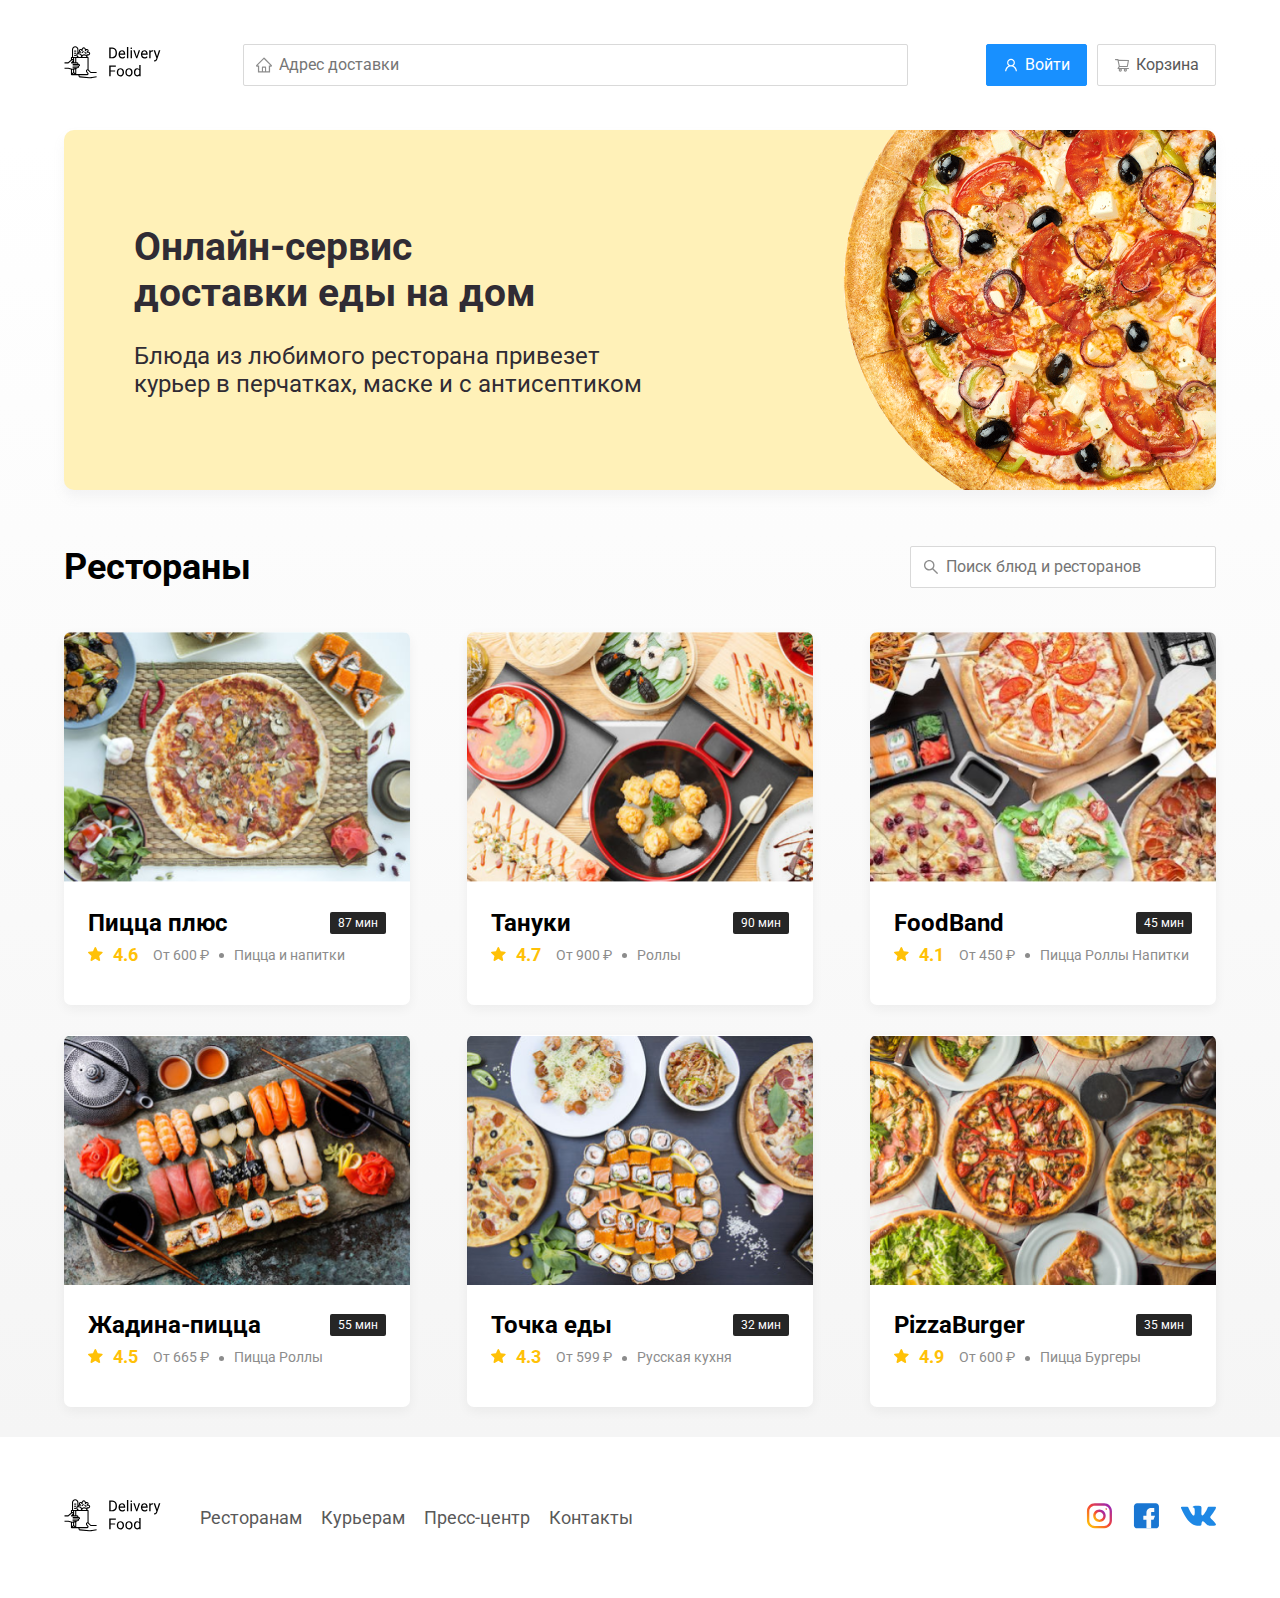
<file: index.html>
<!DOCTYPE html>
<html lang="en">
  <head>
    <meta charset="UTF-8" />
    <link rel="stylesheet" href="css/style.css" />
    <link rel="stylesheet" href="css/normalize.css" />
    <title>Delivety Food - доставка еды на дом</title>
      <link href="https://fonts.googleapis.com/css2?family=Roboto&display=swap" rel="stylesheet">
  </head>
  <body>
    <div class="conteiner">
      <header class="header">
  <a href="index.html"><img src="img/logo.svg" alt="logo" class="logo" /></a>
  <input type="text" class="input input-adress" placeholder = "Адрес доставки">
  <div class="buttons">
    <button class="button button-primary"> <img src="img/icontainer.svg" alt="user" class="button-icon"><span class="button-text">Войти</span></button>
    <button class="button "> <img src="img/container.svg" alt="user" class="button-icon"> <span class="button-text">Корзина</span></button>
      </header>
     
    </div>
    <!-- /conteiner -->
    <main class="main">
      <div class="conteiner">
        <section class="promo">
          <h1 class="promo-title">Онлайн-сервис <br>доставки еды на дом</h1>
          <p class="promo-text">Блюда из любимого ресторана привезет курьер в перчатках, маске и с антисептиком</p>
        </section>
        <section class="restaurants">
          <div class="section-heading">
            <h2 class="section-title">Рестораны</h2>
            <input type="text" class="input input-search" placeholder="Поиск блюд и ресторанов">
          </div>
          <div class="cards">
            <a href="restaurant2.html" class="card">
              <img src="img/image.png" alt="image" class="card-image">
              <div class="card-text">
                <div class="card-heading">
                  <h3 class="card-title">Пицца плюс</h3>
                  <span class="card-tag tag">87 мин</span>
                  <!--/card-heading  -->
                </div>
                <div class="card-info">
                  <div class="reting"><img src="img/rating.svg" alt="rating" class="reting-star">4.6</div>
                  <div class="price">От 600 ₽</div>
                  <div class="category">Пицца и напитки</div>
                  <!-- card-info -->
                </div>
              </div>
              <!--/card  -->
            </a>
            <a href="restaurant1.html" class="card">
              <img src="img/image1.png" alt="image" class="card-image">
              <div class="card-text">
                <div class="card-heading">
                  <h3 class="card-title">Тануки</h3>
                  <span class="card-tag tag">90 мин</span>
                  <!--/card-heading  -->
                </div>
                <div class="card-info">
                  <div class="reting"><img src="img/rating.svg" alt="rating" class="reting-star">4.7</div>
                  <div class="price">От 900 ₽</div>
                  <div class="category">Роллы</div>
                  <!-- card-info -->
                </div>
              </div>
              <!--/card  -->
            </a>
            <a href="restaurant3.html" class="card">
              <img src="img/image2.png" alt="image" class="card-image">
              <div class="card-text">
                <div class="card-heading">
                  <h3 class="card-title">FoodBand</h3>
                  <span class="card-tag tag">45 мин</span>
                  <!--/card-heading  -->
                </div>
                <div class="card-info">
                  <div class="reting"><img src="img/rating.svg" alt="rating" class="reting-star">4.1</div>
                  <div class="price">От 450 ₽</div>
                  <div class="category">Пицца Роллы Напитки</div>
                  <!-- card-info -->
                </div>
              </div>
              <!--/card  -->
            </a>
          <a href="restaurant4.html" class="card">
              <img src="img/image3.png" alt="image" class="card-image">
              <div class="card-text">
                <div class="card-heading">
                  <h3 class="card-title">Жадина-пицца</h3>
                  <span class="card-tag tag">55 мин</span>
                  <!--/card-heading  -->
                </div>
                <div class="card-info">
                  <div class="reting"><img src="img/rating.svg" alt="rating" class="reting-star">4.5</div>
                  <div class="price">От 665 ₽</div>
                  <div class="category">Пицца Роллы</div>
                  <!-- card-info -->
                </div>
              </div>
              <!--/card  -->
            </a>
            <a href="restaurant5.html" class="card">
              <img src="img/image4.png" alt="image" class="card-image">
              <div class="card-text">
                <div class="card-heading">
                  <h3 class="card-title">Точка еды</h3>
                  <span class="card-tag tag">32 мин</span>
                  <!--/card-heading  -->
                </div>
                <div class="card-info">
                  <div class="reting"><img src="img/rating.svg" alt="rating" class="reting-star">4.3</div>
                  <div class="price">От 599 ₽</div>
                  <div class="category">Русская кухня</div>
                  <!-- card-info -->
                </div>
              </div>
              <!--/card  -->
            </a>
            <a href="restaurant.html" class="card">
              <img src="img/image5.png" alt="image" class="card-image">
              <div class="card-text">
                <div class="card-heading">
                  <h3 class="card-title">PizzaBurger</h3>
                  <span class="card-tag tag">35 мин</span>
                  <!--/card-heading  -->
                </div>
                <div class="card-info">
                  <div class="reting"><img src="img/rating.svg" alt="rating" class="reting-star">4.9</div>
                  <div class="price">От 600 ₽</div>
                  <div class="category">Пицца Бургеры</div>
                  <!-- card-info -->
                </div>
              </div>
              <!--/card  -->
            </a>
            <!-- /cards -->
          </div>
        </section>
      </div>
    </main>
    <footer class="footer">
      <div class="conteiner">
        <div class="footer-blok">
          <a href="index.html"><img src="img/logo.svg" alt="footer-logo" class="logo footer-logo"></a>
          <nav class="footer-nav">
            <a href="#" class="footer-link">Ресторанам</a>
            <a href="#" class="footer-link">Курьерам</a>
            <a href="#" class="footer-link">Пресс-центр</a>
            <a href="#" class="footer-link">Контакты</a>
          </nav>
          <div class="socials-links">
           <a href="#" class="socials-link"><img src="img/Group 1.svg" alt="instagram"></a>
           <a href="#" class="socials-link" alt="feicbuk"><img src="img/Group 2.svg"></a>
           <a href="#" class="socials-link"><img src="img/Vector2.svg" alt="bk"></a> 
          </div>
        </div>
      </div>
    </footer> 
  </body>
</html>
</file>
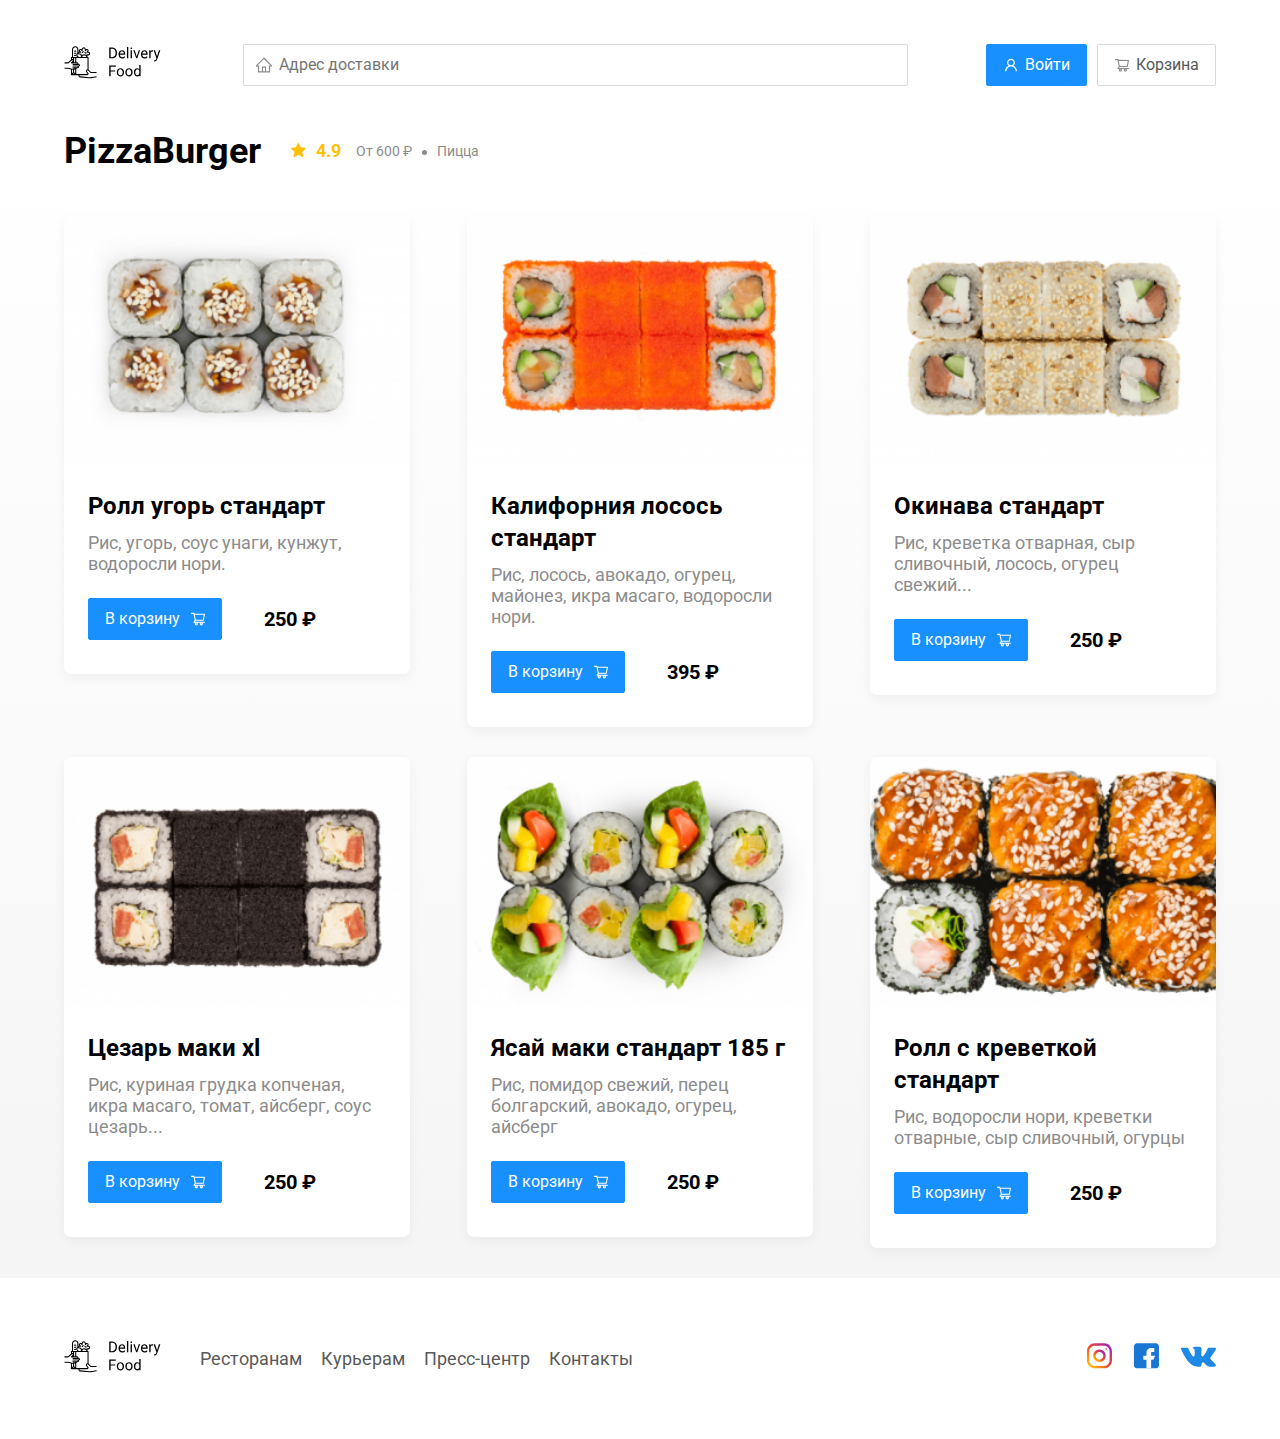
<file: restaurant.html>
<!DOCTYPE html>
<html lang="en">
  <head>
    <meta charset="UTF-8" />
    <link rel="stylesheet" href="css/style.css" />
    <link rel="stylesheet" href="css/normalize.css" />
    <link rel="stylesheet" href="https://cdnjs.cloudflare.com/ajax/libs/animate.css/4.1.1/animate.min.css" />
    <title>PizzaBurger - доставка еды на дом</title>
      <link href="https://fonts.googleapis.com/css2?family=Roboto&display=swap" rel="stylesheet">
  </head>
  <body>
    <div class="conteiner">
      <header class="header">
  <a href="index.html" ><img src="img/logo.svg" alt="logo" class="logo" /></a>
  <input type="text" class="input input-adress" placeholder = "Адрес доставки">
  <div class="buttons">
    <button class="button button-primary"> <img src="img/icontainer.svg" alt="user" class="button-icon"><span class="button-text">Войти</span></button>
    <button class="button " id="cart-button"> <img src="img/container.svg" alt="user" class="button-icon"> <span class="button-text">Корзина</span></button>
      </header>
     
    </div>
    <!-- /conteiner -->
    <main class="main">
      <div class="conteiner">
        <section class="restaurants">
          <div class="section-heading">
            <h2 class="section-title">PizzaBurger</h2>
          <div class="card-info">
            <div class="reting"><img src="img/rating.svg" alt="rating" class="reting-star">4.9</div>
            <div class="price">От 600 ₽</div>
            <div class="category">Пицца</div>
            <!-- card-info -->
          </div>
          </div>
          <div class="cards">
            <div class="card animate__animated animate__bounce">
              <img src="img/image-rol1.png" alt="image" class="card-image">
              <div class="card-text">
                <div class="card-heading">
                  <h3 class="card-title card-title-reg">Ролл угорь стандарт</h3>
                  
                  <!--/card-heading  -->
                </div>
                <div class="card-info">
                 
                  <div class="ingredients">Рис, угорь, соус унаги, кунжут, водоросли нори.</div>
                  <!-- card-info -->
                  <div class="card-buttons">
                    <button class="button button-primary"><span class="button-card-text">В корзину</span>
                      <img src="img/shopping-card.svg" alt="shoping-card" class="button-card-image">
                    </button>
                    <strong class="card-price-bold">250 ₽
                    </strong>
                    <!-- card-buttons -->
                  </div>
                </div>
                <!-- card text -->
              </div>
              <!--/card  -->
            </div>
            <div class="card">
              <img src="img/image-rol2.png" alt="image" class="card-image">
              <div class="card-text">
                <div class="card-heading">
                  <h3 class="card-title card-title-reg">Калифорния лосось стандарт</h3>
              
                  <!--/card-heading  -->
                </div>
                <div class="card-info">
              
                  <div class="ingredients">Рис, лосось, авокадо, огурец, майонез, икра масаго, водоросли нори.</div>
                  <!-- card-info -->
                  <div class="card-buttons">
                    <button class="button button-primary"><span class="button-card-text">В корзину</span>
                      <img src="img/shopping-card.svg" alt="shoping-card" class="button-card-image">
                    </button>
                    <strong class="card-price-bold">
                      395 ₽
                    </strong>
                    <!-- card-buttons -->
                  </div>
                </div>
                <!-- card text -->
              </div>
              <!--/card  -->
            </div>
            <div class="card WOW animate__animated animate__bounce">
              <img src="img/image-rol3.png" alt="image" class="card-image">
              <div class="card-text">
                <div class="card-heading">
                  <h3 class="card-title card-title-reg">Окинава стандарт</h3>
                  
                  <!--/card-heading  -->
                </div>
                <div class="card-info">
                 
                  <div class="ingredients">Рис, креветка отварная, сыр сливочный, лосось, огурец свежий...</div>
                  <!-- card-info -->
                  <div class="card-buttons">
                    <button class="button button-primary"><span class="button-card-text">В корзину</span>
                      <img src="img/shopping-card.svg" alt="shoping-card" class="button-card-image">
                    </button>
                    <strong class="card-price-bold">250 ₽
                    </strong>
                    <!-- card-buttons -->
                  </div>
                </div>
                <!-- card text -->
              </div>
              <!--/card  -->
            </div>
            <div class="card">
              <img src="img/image-rol4.png" alt="image" class="card-image">
             <div class="card-text">
                <div class="card-heading">
                  <h3 class="card-title card-title-reg">Цезарь маки хl</h3>
                  
                  <!--/card-heading  -->
                </div>
                <div class="card-info">
                 
                  <div class="ingredients">Рис, куриная грудка копченая, икра масаго, томат, айсберг, соус цезарь...</div>
                  <!-- card-info -->
                  <div class="card-buttons">
                    <button class="button button-primary"><span class="button-card-text">В корзину</span>
                      <img src="img/shopping-card.svg" alt="shoping-card" class="button-card-image">
                    </button>
                    <strong class="card-price-bold">250 ₽
                    </strong>
                    <!-- card-buttons -->
                  </div>
                </div>
                <!-- card text -->
              </div>
              <!--/card  -->
            </div>
            <div class="card WOW animate__animated animate__bounce">
              <img src="img/image-rol5.png" alt="image" class="card-image">
             <div class="card-text">
                <div class="card-heading">
                  <h3 class="card-title card-title-reg">Ясай маки стандарт 185 г</h3>
                  
                  <!--/card-heading  -->
                </div>
                <div class="card-info">
                 
                  <div class="ingredients">Рис, помидор свежий, перец болгарский, авокадо, огурец, айсберг</div>
                  <!-- card-info -->
                  <div class="card-buttons">
                    <button class="button button-primary"><span class="button-card-text">В корзину</span>
                      <img src="img/shopping-card.svg" alt="shoping-card" class="button-card-image">
                    </button>
                    <strong class="card-price-bold">
250 ₽
                    </strong>
                    <!-- card-buttons -->
                  </div>
                </div>
                <!-- card text -->
              </div>
              <!--/card  -->
            </div>
            <div class="card">
              <img src="img/image-rol6.png" alt="image" class="card-image">
             <div class="card-text">
                <div class="card-heading">
                  <h3 class="card-title card-title-reg">Ролл с креветкой стандарт</h3>
                  
                  <!--/card-heading  -->
                </div>
                <div class="card-info">
                 
                  <div class="ingredients">Рис, водоросли нори, креветки отварные, сыр сливочный, огурцы</div>
                  <!-- card-info -->
                  <div class="card-buttons">
                    <button class="button button-primary"><span class="button-card-text">В корзину</span>
                      <img src="img/shopping-card.svg" alt="shoping-card" class="button-card-image">
                    </button>
                    <strong class="card-price-bold">250 ₽
                    </strong>
                    <!-- card-buttons -->
                  </div>
                </div>
                <!-- card text -->
              </div>
              <!--/card  -->
            </div>
            <!-- /cards -->
          </div>
        </section>
      </div>
    </main>
    <footer class="footer">
      <div class="conteiner">
        <div class="footer-blok">
          <a href="index.html"><img src="img/logo.svg" alt="footer-logo" class="logo footer-logo"></a>
          <nav class="footer-nav">
            <a href="#" class="footer-link">Ресторанам</a>
            <a href="#" class="footer-link">Курьерам</a>
            <a href="#" class="footer-link">Пресс-центр</a>
            <a href="#" class="footer-link">Контакты</a>
          </nav>
          <div class="socials-links">
           <a href="#" class="socials-link"><img src="img/Group 1.svg" alt="instagram"></a>
           <a href="#" class="socials-link" alt="feicbuk"><img src="img/Group 2.svg"></a>
           <a href="#" class="socials-link"><img src="img/Vector2.svg" alt="bk"></a> 
          </div>
        </div>
      </div>
    </footer> 
    <div class="modal">
      <div class="modal-dialog">
        <div class="modal-header">
          <h3 class="modal-title">Корзина</h3>
          <button class="close">&times;</button>
          <!-- /modal-header -->
        </div>
        <div class="modal-body">
          <div class="food-row">
            <span class="food-name">
              Ролл угорь стандарт
            </span>
            <strong class="food-price">250 ₽</strong>
            <div class="food-counter">
              <button class="counter-button">-</button>
              <span class="counter">1</span>
              <button class="counter-button">+</button>
            </div>
            <!-- /foods-row -->
          </div>
          <div class="food-row">
            <span class="food-name">
              Ролл угорь стандарт
            </span>
            <strong class="food-price">250 ₽</strong>
            <div class="food-counter">
              <button class="counter-button">-</button>
              <span class="counter">1</span>
              <button class="counter-button">+</button>
            </div>
            <!-- /foods-row -->
          </div>
          <div class="food-row">
            <span class="food-name">
              Ролл угорь стандарт
            </span>
            <strong class="food-price">250 ₽</strong>
            <div class="food-counter">
              <button class="counter-button">-</button>
              <span class="counter">1</span>
              <button class="counter-button">+</button>
            </div>
            <!-- /foods-row -->
          </div>
          <div class="food-row">
            <span class="food-name">
              Ролл угорь стандарт
            </span>
            <strong class="food-price">250 ₽</strong>
            <div class="food-counter">
              <button class="counter-button">-</button>
              <span class="counter">1</span>
              <button class="counter-button">+</button>
            </div>
            <!-- /foods-row -->
          </div>
          <div class="food-row">
            <span class="food-name">
              Ролл угорь стандарт
            </span>
            <strong class="food-price">250 ₽</strong>
            <div class="food-counter">
              <button class="counter-button">-</button>
              <span class="counter">1</span>
              <button class="counter-button">+</button>
            </div>
            <!-- /foods-row -->
          </div>
        <!--.model-body  -->
        </div>
        <div class="modal-footer">
          <span class="pricetag">1250 ₽</span>
          <div class="footer-buttons">
            <button class="button button-primary">Оформить заказ</button>
            <button class="button">Отмена</button>
          </div>
          <!-- /model-footer -->
        </div>
        <!-- /model-dialog -->
      </div>
      <!-- /modal -->
    </div>
    <script src="script/main.js"></script>
    <script src="script/wow.min.js"></script>
  </body>
</html>
</file>
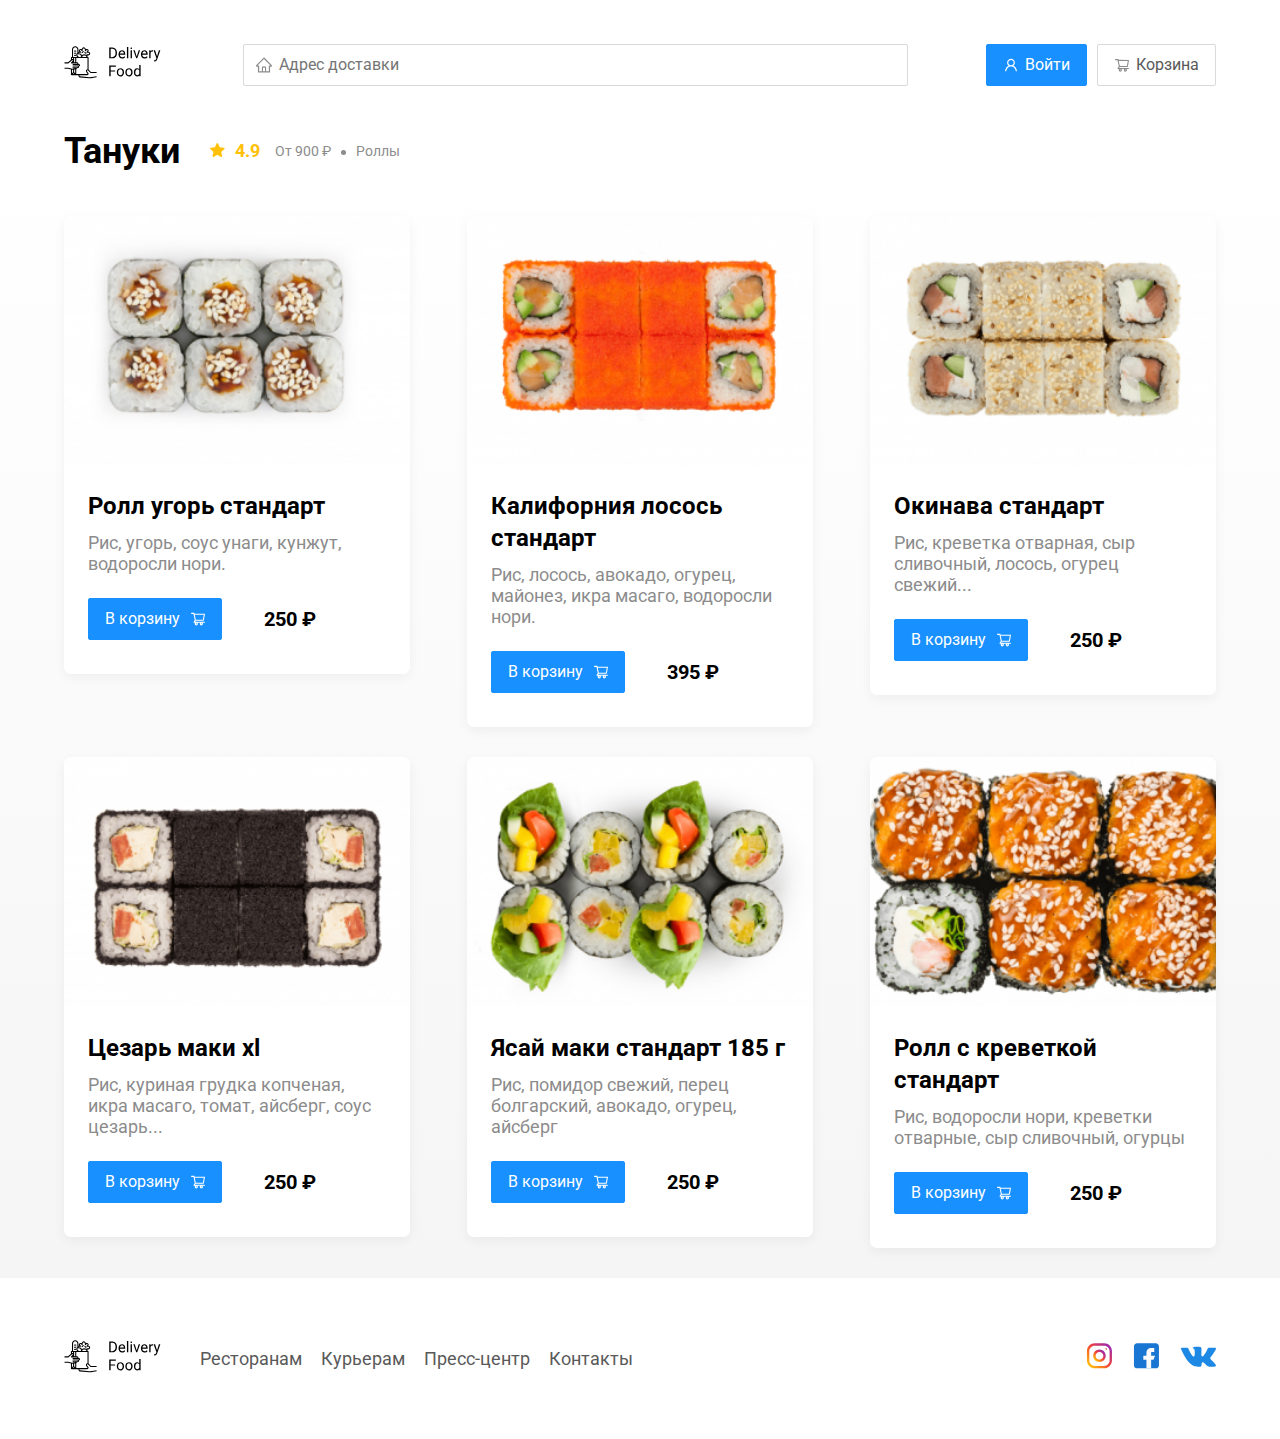
<file: restaurant1.html>
<!DOCTYPE html>
<html lang="en">
  <head>
    <meta charset="UTF-8" />
    <link rel="stylesheet" href="css/style.css" />
    <link rel="stylesheet" href="css/normalize.css" />
    <title>Тануки - доставка еды на дом</title>
      <link href="https://fonts.googleapis.com/css2?family=Roboto&display=swap" rel="stylesheet">
  </head>
  <body>
    <div class="conteiner">
      <header class="header">
  <a href="index.html"><img src="img/logo.svg" alt="logo" class="logo" /></a>
  <input type="text" class="input input-adress" placeholder = "Адрес доставки">
  <div class="buttons">
    <button class="button button-primary"> <img src="img/icontainer.svg" alt="user" class="button-icon"><span class="button-text">Войти</span></button>
    <button class="button "> <img src="img/container.svg" alt="user" class="button-icon"> <span class="button-text">Корзина</span></button>
      </header>
     
    </div>
    <!-- /conteiner -->
    <main class="main">
      <div class="conteiner">
        <section class="restaurants">
          <div class="section-heading">
            <h2 class="section-title">Тануки</h2>
          <div class="card-info">
            <div class="reting"><img src="img/rating.svg" alt="rating" class="reting-star">4.9</div>
            <div class="price">От 900 ₽</div>
            <div class="category">Роллы</div>
            <!-- card-info -->
          </div>
          </div>
          <div class="cards">
            <div class="card">
              <img src="img/image-rol1.png" alt="image" class="card-image">
              <div class="card-text">
                <div class="card-heading">
                  <h3 class="card-title card-title-reg">Ролл угорь стандарт</h3>
                  
                  <!--/card-heading  -->
                </div>
                <div class="card-info">
                 
                  <div class="ingredients">Рис, угорь, соус унаги, кунжут, водоросли нори.</div>
                  <!-- card-info -->
                  <div class="card-buttons">
                    <button class="button button-primary"><span class="button-card-text">В корзину</span>
                      <img src="img/shopping-card.svg" alt="shoping-card" class="button-card-image">
                    </button>
                    <strong class="card-price-bold">250 ₽
                    </strong>
                    <!-- card-buttons -->
                  </div>
                </div>
                <!-- card text -->
              </div>
              <!--/card  -->
            </div>
            <div class="card">
              <img src="img/image-rol2.png" alt="image" class="card-image">
              <div class="card-text">
                <div class="card-heading">
                  <h3 class="card-title card-title-reg">Калифорния лосось стандарт</h3>
              
                  <!--/card-heading  -->
                </div>
                <div class="card-info">
              
                  <div class="ingredients">Рис, лосось, авокадо, огурец, майонез, икра масаго, водоросли нори.</div>
                  <!-- card-info -->
                  <div class="card-buttons">
                    <button class="button button-primary"><span class="button-card-text">В корзину</span>
                      <img src="img/shopping-card.svg" alt="shoping-card" class="button-card-image">
                    </button>
                    <strong class="card-price-bold">
                      395 ₽
                    </strong>
                    <!-- card-buttons -->
                  </div>
                </div>
                <!-- card text -->
              </div>
              <!--/card  -->
            </div>
            <div class="card">
              <img src="img/image-rol3.png" alt="image" class="card-image">
              <div class="card-text">
                <div class="card-heading">
                  <h3 class="card-title card-title-reg">Окинава стандарт</h3>
                  
                  <!--/card-heading  -->
                </div>
                <div class="card-info">
                 
                  <div class="ingredients">Рис, креветка отварная, сыр сливочный, лосось, огурец свежий...</div>
                  <!-- card-info -->
                  <div class="card-buttons">
                    <button class="button button-primary"><span class="button-card-text">В корзину</span>
                      <img src="img/shopping-card.svg" alt="shoping-card" class="button-card-image">
                    </button>
                    <strong class="card-price-bold">250 ₽
                    </strong>
                    <!-- card-buttons -->
                  </div>
                </div>
                <!-- card text -->
              </div>
              <!--/card  -->
            </div>
            <div class="card">
              <img src="img/image-rol4.png" alt="image" class="card-image">
             <div class="card-text">
                <div class="card-heading">
                  <h3 class="card-title card-title-reg">Цезарь маки хl</h3>
                  
                  <!--/card-heading  -->
                </div>
                <div class="card-info">
                 
                  <div class="ingredients">Рис, куриная грудка копченая, икра масаго, томат, айсберг, соус цезарь...</div>
                  <!-- card-info -->
                  <div class="card-buttons">
                    <button class="button button-primary"><span class="button-card-text">В корзину</span>
                      <img src="img/shopping-card.svg" alt="shoping-card" class="button-card-image">
                    </button>
                    <strong class="card-price-bold">250 ₽
                    </strong>
                    <!-- card-buttons -->
                  </div>
                </div>
                <!-- card text -->
              </div>
              <!--/card  -->
            </div>
            <div class="card">
              <img src="img/image-rol5.png" alt="image" class="card-image">
             <div class="card-text">
                <div class="card-heading">
                  <h3 class="card-title card-title-reg">Ясай маки стандарт 185 г</h3>
                  
                  <!--/card-heading  -->
                </div>
                <div class="card-info">
                 
                  <div class="ingredients">Рис, помидор свежий, перец болгарский, авокадо, огурец, айсберг</div>
                  <!-- card-info -->
                  <div class="card-buttons">
                    <button class="button button-primary"><span class="button-card-text">В корзину</span>
                      <img src="img/shopping-card.svg" alt="shoping-card" class="button-card-image">
                    </button>
                    <strong class="card-price-bold">
250 ₽
                    </strong>
                    <!-- card-buttons -->
                  </div>
                </div>
                <!-- card text -->
              </div>
              <!--/card  -->
            </div>
            <div class="card">
              <img src="img/image-rol6.png" alt="image" class="card-image">
             <div class="card-text">
                <div class="card-heading">
                  <h3 class="card-title card-title-reg">Ролл с креветкой стандарт</h3>
                  
                  <!--/card-heading  -->
                </div>
                <div class="card-info">
                 
                  <div class="ingredients">Рис, водоросли нори, креветки отварные, сыр сливочный, огурцы</div>
                  <!-- card-info -->
                  <div class="card-buttons">
                    <button class="button button-primary"><span class="button-card-text">В корзину</span>
                      <img src="img/shopping-card.svg" alt="shoping-card" class="button-card-image">
                    </button>
                    <strong class="card-price-bold">250 ₽
                    </strong>
                    <!-- card-buttons -->
                  </div>
                </div>
                <!-- card text -->
              </div>
              <!--/card  -->
            </div>
            <!-- /cards -->
          </div>
        </section>
      </div>
    </main>
    <footer class="footer">
      <div class="conteiner">
        <div class="footer-blok">
          <a href="index.html"><img src="img/logo.svg" alt="footer-logo" class="logo footer-logo"></a>
          <nav class="footer-nav">
            <a href="#" class="footer-link">Ресторанам</a>
            <a href="#" class="footer-link">Курьерам</a>
            <a href="#" class="footer-link">Пресс-центр</a>
            <a href="#" class="footer-link">Контакты</a>
          </nav>
          <div class="socials-links">
           <a href="#" class="socials-link"><img src="img/Group 1.svg" alt="instagram"></a>
           <a href="#" class="socials-link" alt="feicbuk"><img src="img/Group 2.svg"></a>
           <a href="#" class="socials-link"><img src="img/Vector2.svg" alt="bk"></a> 
          </div>
        </div>
      </div>
    </footer> 
  </body>
</html>
</file>
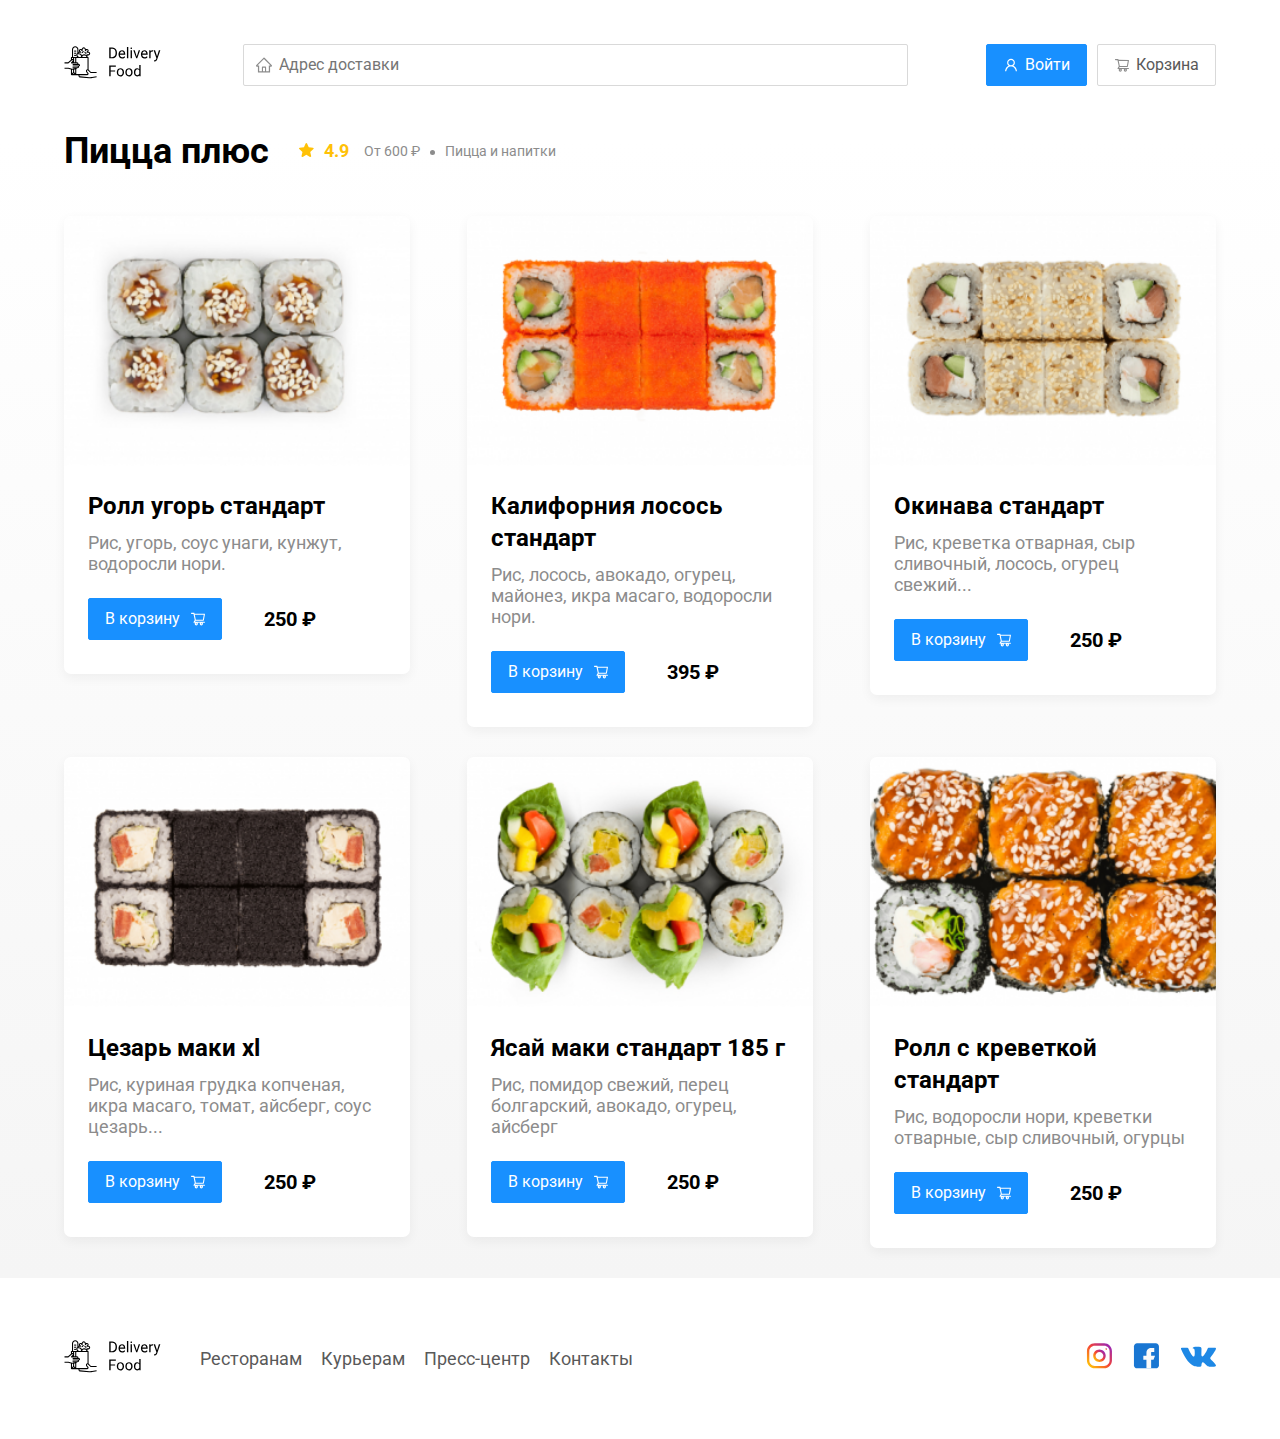
<file: restaurant2.html>
<!DOCTYPE html>
<html lang="en">
  <head>
    <meta charset="UTF-8" />
    <link rel="stylesheet" href="css/style.css" />
    <link rel="stylesheet" href="css/normalize.css" />
    <title>Пицца плюс - доставка еды на дом</title>
      <link href="https://fonts.googleapis.com/css2?family=Roboto&display=swap" rel="stylesheet">
  </head>
  <body>
    <div class="conteiner">
      <header class="header">
  <a href="index.html"><img src="img/logo.svg" alt="logo" class="logo" /></a>
  <input type="text" class="input input-adress" placeholder = "Адрес доставки">
  <div class="buttons">
    <button class="button button-primary"> <img src="img/icontainer.svg" alt="user" class="button-icon"><span class="button-text">Войти</span></button>
    <button class="button "> <img src="img/container.svg" alt="user" class="button-icon"> <span class="button-text">Корзина</span></button>
      </header>
     
    </div>
    <!-- /conteiner -->
    <main class="main">
      <div class="conteiner">
        <section class="restaurants">
          <div class="section-heading">
            <h2 class="section-title">Пицца плюс</h2>
          <div class="card-info">
            <div class="reting"><img src="img/rating.svg" alt="rating" class="reting-star">4.9</div>
            <div class="price">От 600 ₽</div>
            <div class="category">Пицца и напитки</div>
            <!-- card-info -->
          </div>
          </div>
          <div class="cards">
            <div class="card">
              <img src="img/image-rol1.png" alt="image" class="card-image">
              <div class="card-text">
                <div class="card-heading">
                  <h3 class="card-title card-title-reg">Ролл угорь стандарт</h3>
                  
                  <!--/card-heading  -->
                </div>
                <div class="card-info">
                 
                  <div class="ingredients">Рис, угорь, соус унаги, кунжут, водоросли нори.</div>
                  <!-- card-info -->
                  <div class="card-buttons">
                    <button class="button button-primary"><span class="button-card-text">В корзину</span>
                      <img src="img/shopping-card.svg" alt="shoping-card" class="button-card-image">
                    </button>
                    <strong class="card-price-bold">250 ₽
                    </strong>
                    <!-- card-buttons -->
                  </div>
                </div>
                <!-- card text -->
              </div>
              <!--/card  -->
            </div>
            <div class="card">
              <img src="img/image-rol2.png" alt="image" class="card-image">
              <div class="card-text">
                <div class="card-heading">
                  <h3 class="card-title card-title-reg">Калифорния лосось стандарт</h3>
              
                  <!--/card-heading  -->
                </div>
                <div class="card-info">
              
                  <div class="ingredients">Рис, лосось, авокадо, огурец, майонез, икра масаго, водоросли нори.</div>
                  <!-- card-info -->
                  <div class="card-buttons">
                    <button class="button button-primary"><span class="button-card-text">В корзину</span>
                      <img src="img/shopping-card.svg" alt="shoping-card" class="button-card-image">
                    </button>
                    <strong class="card-price-bold">
                      395 ₽
                    </strong>
                    <!-- card-buttons -->
                  </div>
                </div>
                <!-- card text -->
              </div>
              <!--/card  -->
            </div>
            <div class="card">
              <img src="img/image-rol3.png" alt="image" class="card-image">
              <div class="card-text">
                <div class="card-heading">
                  <h3 class="card-title card-title-reg">Окинава стандарт</h3>
                  
                  <!--/card-heading  -->
                </div>
                <div class="card-info">
                 
                  <div class="ingredients">Рис, креветка отварная, сыр сливочный, лосось, огурец свежий...</div>
                  <!-- card-info -->
                  <div class="card-buttons">
                    <button class="button button-primary"><span class="button-card-text">В корзину</span>
                      <img src="img/shopping-card.svg" alt="shoping-card" class="button-card-image">
                    </button>
                    <strong class="card-price-bold">250 ₽
                    </strong>
                    <!-- card-buttons -->
                  </div>
                </div>
                <!-- card text -->
              </div>
              <!--/card  -->
            </div>
            <div class="card">
              <img src="img/image-rol4.png" alt="image" class="card-image">
             <div class="card-text">
                <div class="card-heading">
                  <h3 class="card-title card-title-reg">Цезарь маки хl</h3>
                  
                  <!--/card-heading  -->
                </div>
                <div class="card-info">
                 
                  <div class="ingredients">Рис, куриная грудка копченая, икра масаго, томат, айсберг, соус цезарь...</div>
                  <!-- card-info -->
                  <div class="card-buttons">
                    <button class="button button-primary"><span class="button-card-text">В корзину</span>
                      <img src="img/shopping-card.svg" alt="shoping-card" class="button-card-image">
                    </button>
                    <strong class="card-price-bold">250 ₽
                    </strong>
                    <!-- card-buttons -->
                  </div>
                </div>
                <!-- card text -->
              </div>
              <!--/card  -->
            </div>
            <div class="card">
              <img src="img/image-rol5.png" alt="image" class="card-image">
             <div class="card-text">
                <div class="card-heading">
                  <h3 class="card-title card-title-reg">Ясай маки стандарт 185 г</h3>
                  
                  <!--/card-heading  -->
                </div>
                <div class="card-info">
                 
                  <div class="ingredients">Рис, помидор свежий, перец болгарский, авокадо, огурец, айсберг</div>
                  <!-- card-info -->
                  <div class="card-buttons">
                    <button class="button button-primary"><span class="button-card-text">В корзину</span>
                      <img src="img/shopping-card.svg" alt="shoping-card" class="button-card-image">
                    </button>
                    <strong class="card-price-bold">
250 ₽
                    </strong>
                    <!-- card-buttons -->
                  </div>
                </div>
                <!-- card text -->
              </div>
              <!--/card  -->
            </div>
            <div class="card">
              <img src="img/image-rol6.png" alt="image" class="card-image">
             <div class="card-text">
                <div class="card-heading">
                  <h3 class="card-title card-title-reg">Ролл с креветкой стандарт</h3>
                  
                  <!--/card-heading  -->
                </div>
                <div class="card-info">
                 
                  <div class="ingredients">Рис, водоросли нори, креветки отварные, сыр сливочный, огурцы</div>
                  <!-- card-info -->
                  <div class="card-buttons">
                    <button class="button button-primary"><span class="button-card-text">В корзину</span>
                      <img src="img/shopping-card.svg" alt="shoping-card" class="button-card-image">
                    </button>
                    <strong class="card-price-bold">250 ₽
                    </strong>
                    <!-- card-buttons -->
                  </div>
                </div>
                <!-- card text -->
              </div>
              <!--/card  -->
            </div>
            <!-- /cards -->
          </div>
        </section>
      </div>
    </main>
    <footer class="footer">
      <div class="conteiner">
        <div class="footer-blok">
          <a href="index.html"><img src="img/logo.svg" alt="footer-logo" class="logo footer-logo"></a>
          <nav class="footer-nav">
            <a href="#" class="footer-link">Ресторанам</a>
            <a href="#" class="footer-link">Курьерам</a>
            <a href="#" class="footer-link">Пресс-центр</a>
            <a href="#" class="footer-link">Контакты</a>
          </nav>
          <div class="socials-links">
           <a href="#" class="socials-link"><img src="img/Group 1.svg" alt="instagram"></a>
           <a href="#" class="socials-link" alt="feicbuk"><img src="img/Group 2.svg"></a>
           <a href="#" class="socials-link"><img src="img/Vector2.svg" alt="bk"></a> 
          </div>
        </div>
      </div>
    </footer> 
  </body>
</html>
</file>
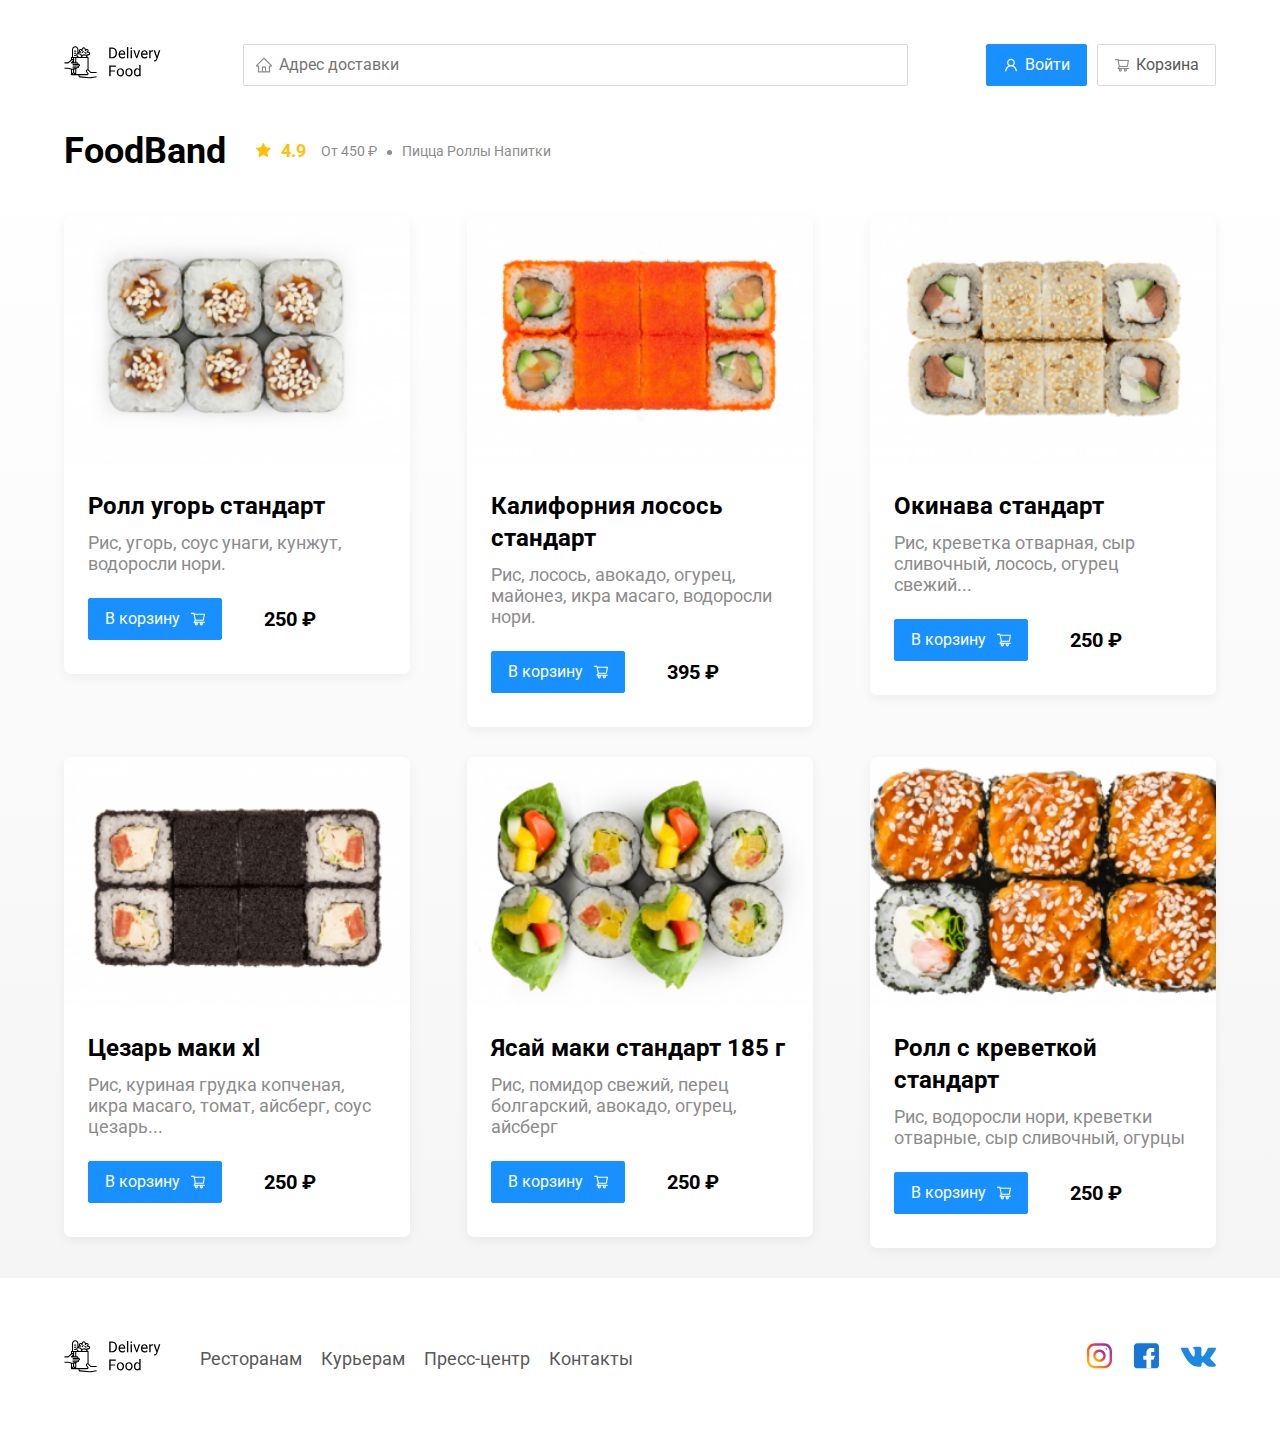
<file: restaurant3.html>
<!DOCTYPE html>
<html lang="en">
  <head>
    <meta charset="UTF-8" />
    <link rel="stylesheet" href="css/style.css" />
    <link rel="stylesheet" href="css/normalize.css" />
    <title>FoodBand - доставка еды на дом</title>
      <link href="https://fonts.googleapis.com/css2?family=Roboto&display=swap" rel="stylesheet">
  </head>
  <body>
    <div class="conteiner">
      <header class="header">
  <a href="index.html"><img src="img/logo.svg" alt="logo" class="logo" /></a>
  <input type="text" class="input input-adress" placeholder = "Адрес доставки">
  <div class="buttons">
    <button class="button button-primary"> <img src="img/icontainer.svg" alt="user" class="button-icon"><span class="button-text">Войти</span></button>
    <button class="button "> <img src="img/container.svg" alt="user" class="button-icon"> <span class="button-text">Корзина</span></button>
      </header>
     
    </div>
    <!-- /conteiner -->
    <main class="main">
      <div class="conteiner">
        <section class="restaurants">
          <div class="section-heading">
            <h2 class="section-title">FoodBand</h2>
          <div class="card-info">
            <div class="reting"><img src="img/rating.svg" alt="rating" class="reting-star">4.9</div>
            <div class="price">От 450 ₽</div>
            <div class="category">Пицца Роллы Напитки</div>
            <!-- card-info -->
          </div>
          </div>
          <div class="cards">
            <div class="card">
              <img src="img/image-rol1.png" alt="image" class="card-image">
              <div class="card-text">
                <div class="card-heading">
                  <h3 class="card-title card-title-reg">Ролл угорь стандарт</h3>
                  
                  <!--/card-heading  -->
                </div>
                <div class="card-info">
                 
                  <div class="ingredients">Рис, угорь, соус унаги, кунжут, водоросли нори.</div>
                  <!-- card-info -->
                  <div class="card-buttons">
                    <button class="button button-primary"><span class="button-card-text">В корзину</span>
                      <img src="img/shopping-card.svg" alt="shoping-card" class="button-card-image">
                    </button>
                    <strong class="card-price-bold">250 ₽
                    </strong>
                    <!-- card-buttons -->
                  </div>
                </div>
                <!-- card text -->
              </div>
              <!--/card  -->
            </div>
            <div class="card">
              <img src="img/image-rol2.png" alt="image" class="card-image">
              <div class="card-text">
                <div class="card-heading">
                  <h3 class="card-title card-title-reg">Калифорния лосось стандарт</h3>
              
                  <!--/card-heading  -->
                </div>
                <div class="card-info">
              
                  <div class="ingredients">Рис, лосось, авокадо, огурец, майонез, икра масаго, водоросли нори.</div>
                  <!-- card-info -->
                  <div class="card-buttons">
                    <button class="button button-primary"><span class="button-card-text">В корзину</span>
                      <img src="img/shopping-card.svg" alt="shoping-card" class="button-card-image">
                    </button>
                    <strong class="card-price-bold">
                      395 ₽
                    </strong>
                    <!-- card-buttons -->
                  </div>
                </div>
                <!-- card text -->
              </div>
              <!--/card  -->
            </div>
            <div class="card">
              <img src="img/image-rol3.png" alt="image" class="card-image">
              <div class="card-text">
                <div class="card-heading">
                  <h3 class="card-title card-title-reg">Окинава стандарт</h3>
                  
                  <!--/card-heading  -->
                </div>
                <div class="card-info">
                 
                  <div class="ingredients">Рис, креветка отварная, сыр сливочный, лосось, огурец свежий...</div>
                  <!-- card-info -->
                  <div class="card-buttons">
                    <button class="button button-primary"><span class="button-card-text">В корзину</span>
                      <img src="img/shopping-card.svg" alt="shoping-card" class="button-card-image">
                    </button>
                    <strong class="card-price-bold">250 ₽
                    </strong>
                    <!-- card-buttons -->
                  </div>
                </div>
                <!-- card text -->
              </div>
              <!--/card  -->
            </div>
            <div class="card">
              <img src="img/image-rol4.png" alt="image" class="card-image">
             <div class="card-text">
                <div class="card-heading">
                  <h3 class="card-title card-title-reg">Цезарь маки хl</h3>
                  
                  <!--/card-heading  -->
                </div>
                <div class="card-info">
                 
                  <div class="ingredients">Рис, куриная грудка копченая, икра масаго, томат, айсберг, соус цезарь...</div>
                  <!-- card-info -->
                  <div class="card-buttons">
                    <button class="button button-primary"><span class="button-card-text">В корзину</span>
                      <img src="img/shopping-card.svg" alt="shoping-card" class="button-card-image">
                    </button>
                    <strong class="card-price-bold">250 ₽
                    </strong>
                    <!-- card-buttons -->
                  </div>
                </div>
                <!-- card text -->
              </div>
              <!--/card  -->
            </div>
            <div class="card">
              <img src="img/image-rol5.png" alt="image" class="card-image">
             <div class="card-text">
                <div class="card-heading">
                  <h3 class="card-title card-title-reg">Ясай маки стандарт 185 г</h3>
                  
                  <!--/card-heading  -->
                </div>
                <div class="card-info">
                 
                  <div class="ingredients">Рис, помидор свежий, перец болгарский, авокадо, огурец, айсберг</div>
                  <!-- card-info -->
                  <div class="card-buttons">
                    <button class="button button-primary"><span class="button-card-text">В корзину</span>
                      <img src="img/shopping-card.svg" alt="shoping-card" class="button-card-image">
                    </button>
                    <strong class="card-price-bold">
250 ₽
                    </strong>
                    <!-- card-buttons -->
                  </div>
                </div>
                <!-- card text -->
              </div>
              <!--/card  -->
            </div>
            <div class="card">
              <img src="img/image-rol6.png" alt="image" class="card-image">
             <div class="card-text">
                <div class="card-heading">
                  <h3 class="card-title card-title-reg">Ролл с креветкой стандарт</h3>
                  
                  <!--/card-heading  -->
                </div>
                <div class="card-info">
                 
                  <div class="ingredients">Рис, водоросли нори, креветки отварные, сыр сливочный, огурцы</div>
                  <!-- card-info -->
                  <div class="card-buttons">
                    <button class="button button-primary"><span class="button-card-text">В корзину</span>
                      <img src="img/shopping-card.svg" alt="shoping-card" class="button-card-image">
                    </button>
                    <strong class="card-price-bold">250 ₽
                    </strong>
                    <!-- card-buttons -->
                  </div>
                </div>
                <!-- card text -->
              </div>
              <!--/card  -->
            </div>
            <!-- /cards -->
          </div>
        </section>
      </div>
    </main>
    <footer class="footer">
      <div class="conteiner">
        <div class="footer-blok">
          <a href="index.html"><img src="img/logo.svg" alt="footer-logo" class="logo footer-logo"></a>
          <nav class="footer-nav">
            <a href="#" class="footer-link">Ресторанам</a>
            <a href="#" class="footer-link">Курьерам</a>
            <a href="#" class="footer-link">Пресс-центр</a>
            <a href="#" class="footer-link">Контакты</a>
          </nav>
          <div class="socials-links">
           <a href="#" class="socials-link"><img src="img/Group 1.svg" alt="instagram"></a>
           <a href="#" class="socials-link" alt="feicbuk"><img src="img/Group 2.svg"></a>
           <a href="#" class="socials-link"><img src="img/Vector2.svg" alt="bk"></a> 
          </div>
        </div>
      </div>
    </footer> 
  </body>
</html>
</file>
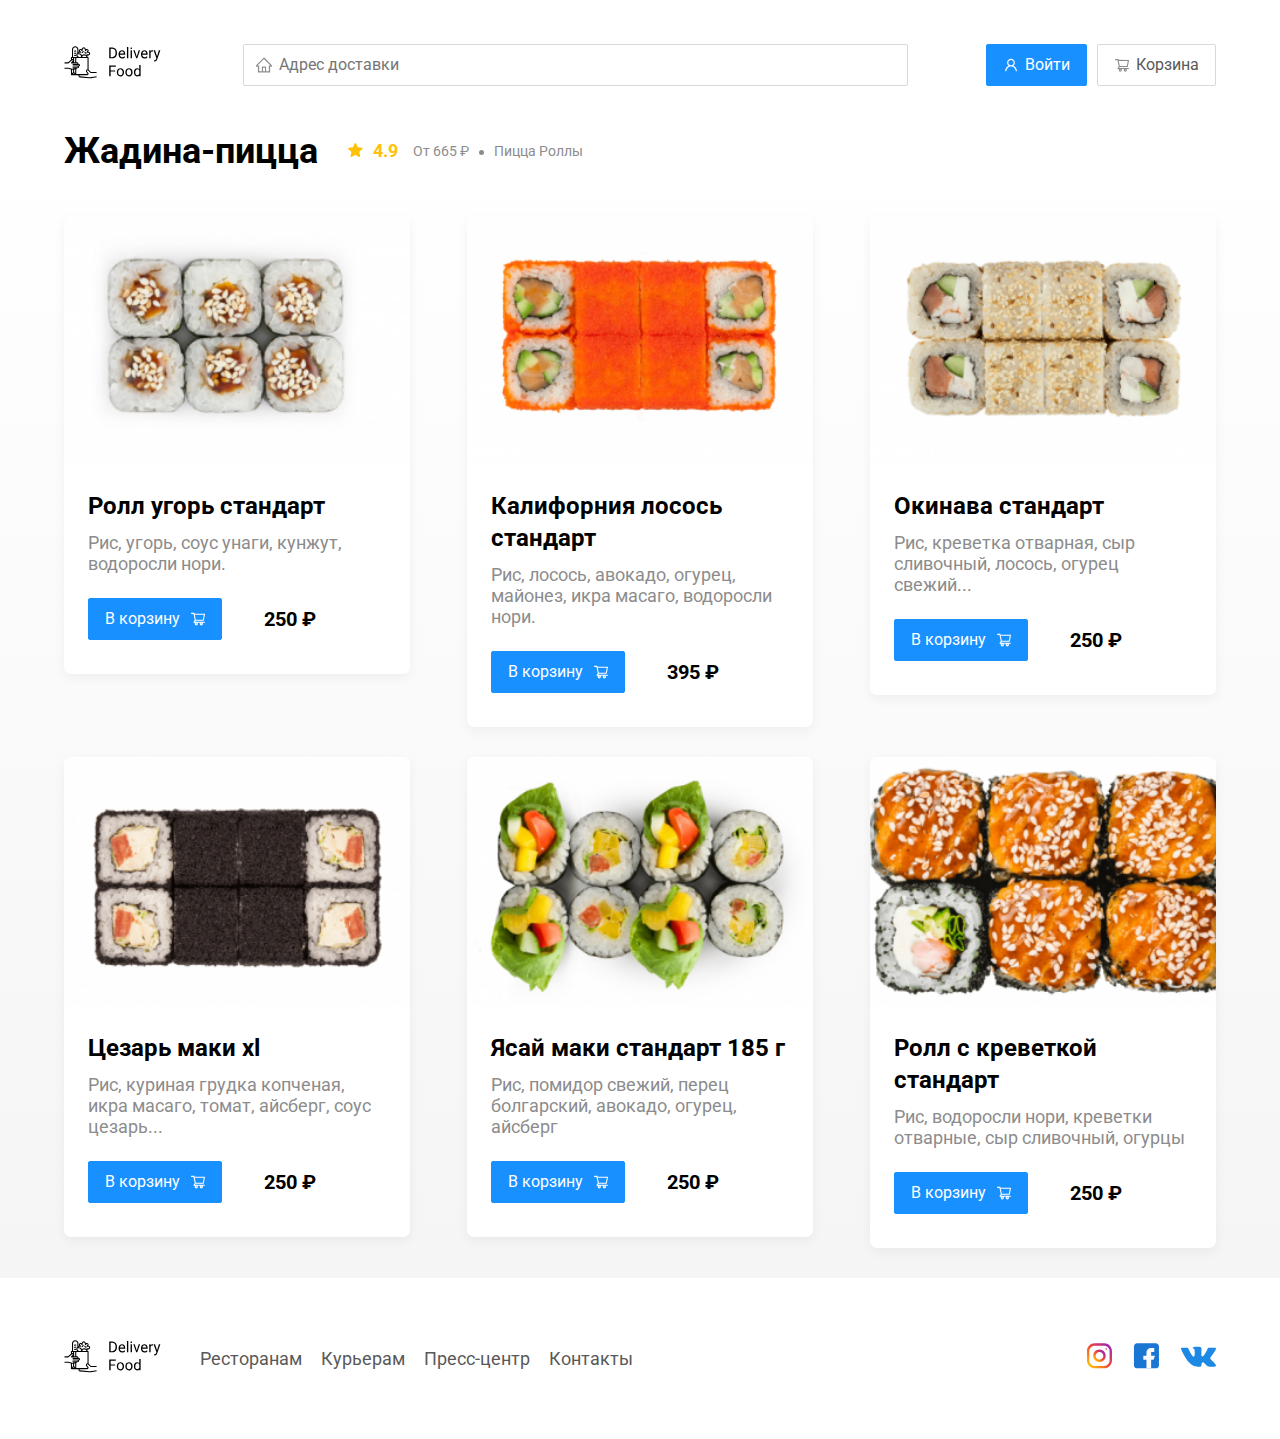
<file: restaurant4.html>
<!DOCTYPE html>
<html lang="en">
  <head>
    <meta charset="UTF-8" />
    <link rel="stylesheet" href="css/style.css" />
    <link rel="stylesheet" href="css/normalize.css" />
    <title>Жадина-пицца - доставка еды на дом</title>
      <link href="https://fonts.googleapis.com/css2?family=Roboto&display=swap" rel="stylesheet">
  </head>
  <body>
    <div class="conteiner">
      <header class="header">
  <a href="index.html"><img src="img/logo.svg" alt="logo" class="logo" /></a>
  <input type="text" class="input input-adress" placeholder = "Адрес доставки">
  <div class="buttons">
    <button class="button button-primary"> <img src="img/icontainer.svg" alt="user" class="button-icon"><span class="button-text">Войти</span></button>
    <button class="button "> <img src="img/container.svg" alt="user" class="button-icon"> <span class="button-text">Корзина</span></button>
      </header>
     
    </div>
    <!-- /conteiner -->
    <main class="main">
      <div class="conteiner">
        <section class="restaurants">
          <div class="section-heading">
            <h2 class="section-title">Жадина-пицца</h2>
          <div class="card-info">
            <div class="reting"><img src="img/rating.svg" alt="rating" class="reting-star">4.9</div>
            <div class="price">От 665 ₽</div>
            <div class="category">Пицца Роллы</div>
            <!-- card-info -->
          </div>
          </div>
          <div class="cards">
            <div class="card">
              <img src="img/image-rol1.png" alt="image" class="card-image">
              <div class="card-text">
                <div class="card-heading">
                  <h3 class="card-title card-title-reg">Ролл угорь стандарт</h3>
                  
                  <!--/card-heading  -->
                </div>
                <div class="card-info">
                 
                  <div class="ingredients">Рис, угорь, соус унаги, кунжут, водоросли нори.</div>
                  <!-- card-info -->
                  <div class="card-buttons">
                    <button class="button button-primary"><span class="button-card-text">В корзину</span>
                      <img src="img/shopping-card.svg" alt="shoping-card" class="button-card-image">
                    </button>
                    <strong class="card-price-bold">250 ₽
                    </strong>
                    <!-- card-buttons -->
                  </div>
                </div>
                <!-- card text -->
              </div>
              <!--/card  -->
            </div>
            <div class="card">
              <img src="img/image-rol2.png" alt="image" class="card-image">
              <div class="card-text">
                <div class="card-heading">
                  <h3 class="card-title card-title-reg">Калифорния лосось стандарт</h3>
              
                  <!--/card-heading  -->
                </div>
                <div class="card-info">
              
                  <div class="ingredients">Рис, лосось, авокадо, огурец, майонез, икра масаго, водоросли нори.</div>
                  <!-- card-info -->
                  <div class="card-buttons">
                    <button class="button button-primary"><span class="button-card-text">В корзину</span>
                      <img src="img/shopping-card.svg" alt="shoping-card" class="button-card-image">
                    </button>
                    <strong class="card-price-bold">
                      395 ₽
                    </strong>
                    <!-- card-buttons -->
                  </div>
                </div>
                <!-- card text -->
              </div>
              <!--/card  -->
            </div>
            <div class="card">
              <img src="img/image-rol3.png" alt="image" class="card-image">
              <div class="card-text">
                <div class="card-heading">
                  <h3 class="card-title card-title-reg">Окинава стандарт</h3>
                  
                  <!--/card-heading  -->
                </div>
                <div class="card-info">
                 
                  <div class="ingredients">Рис, креветка отварная, сыр сливочный, лосось, огурец свежий...</div>
                  <!-- card-info -->
                  <div class="card-buttons">
                    <button class="button button-primary"><span class="button-card-text">В корзину</span>
                      <img src="img/shopping-card.svg" alt="shoping-card" class="button-card-image">
                    </button>
                    <strong class="card-price-bold">250 ₽
                    </strong>
                    <!-- card-buttons -->
                  </div>
                </div>
                <!-- card text -->
              </div>
              <!--/card  -->
            </div>
            <div class="card">
              <img src="img/image-rol4.png" alt="image" class="card-image">
             <div class="card-text">
                <div class="card-heading">
                  <h3 class="card-title card-title-reg">Цезарь маки хl</h3>
                  
                  <!--/card-heading  -->
                </div>
                <div class="card-info">
                 
                  <div class="ingredients">Рис, куриная грудка копченая, икра масаго, томат, айсберг, соус цезарь...</div>
                  <!-- card-info -->
                  <div class="card-buttons">
                    <button class="button button-primary"><span class="button-card-text">В корзину</span>
                      <img src="img/shopping-card.svg" alt="shoping-card" class="button-card-image">
                    </button>
                    <strong class="card-price-bold">250 ₽
                    </strong>
                    <!-- card-buttons -->
                  </div>
                </div>
                <!-- card text -->
              </div>
              <!--/card  -->
            </div>
            <div class="card">
              <img src="img/image-rol5.png" alt="image" class="card-image">
             <div class="card-text">
                <div class="card-heading">
                  <h3 class="card-title card-title-reg">Ясай маки стандарт 185 г</h3>
                  
                  <!--/card-heading  -->
                </div>
                <div class="card-info">
                 
                  <div class="ingredients">Рис, помидор свежий, перец болгарский, авокадо, огурец, айсберг</div>
                  <!-- card-info -->
                  <div class="card-buttons">
                    <button class="button button-primary"><span class="button-card-text">В корзину</span>
                      <img src="img/shopping-card.svg" alt="shoping-card" class="button-card-image">
                    </button>
                    <strong class="card-price-bold">
250 ₽
                    </strong>
                    <!-- card-buttons -->
                  </div>
                </div>
                <!-- card text -->
              </div>
              <!--/card  -->
            </div>
            <div class="card">
              <img src="img/image-rol6.png" alt="image" class="card-image">
             <div class="card-text">
                <div class="card-heading">
                  <h3 class="card-title card-title-reg">Ролл с креветкой стандарт</h3>
                  
                  <!--/card-heading  -->
                </div>
                <div class="card-info">
                 
                  <div class="ingredients">Рис, водоросли нори, креветки отварные, сыр сливочный, огурцы</div>
                  <!-- card-info -->
                  <div class="card-buttons">
                    <button class="button button-primary"><span class="button-card-text">В корзину</span>
                      <img src="img/shopping-card.svg" alt="shoping-card" class="button-card-image">
                    </button>
                    <strong class="card-price-bold">250 ₽
                    </strong>
                    <!-- card-buttons -->
                  </div>
                </div>
                <!-- card text -->
              </div>
              <!--/card  -->
            </div>
            <!-- /cards -->
          </div>
        </section>
      </div>
    </main>
    <footer class="footer">
      <div class="conteiner">
        <div class="footer-blok">
          <a href="index.html"><img src="img/logo.svg" alt="footer-logo" class="logo footer-logo"></a>
          <nav class="footer-nav">
            <a href="#" class="footer-link">Ресторанам</a>
            <a href="#" class="footer-link">Курьерам</a>
            <a href="#" class="footer-link">Пресс-центр</a>
            <a href="#" class="footer-link">Контакты</a>
          </nav>
          <div class="socials-links">
           <a href="#" class="socials-link"><img src="img/Group 1.svg" alt="instagram"></a>
           <a href="#" class="socials-link" alt="feicbuk"><img src="img/Group 2.svg"></a>
           <a href="#" class="socials-link"><img src="img/Vector2.svg" alt="bk"></a> 
          </div>
        </div>
      </div>
    </footer> 
  </body>
</html>
</file>
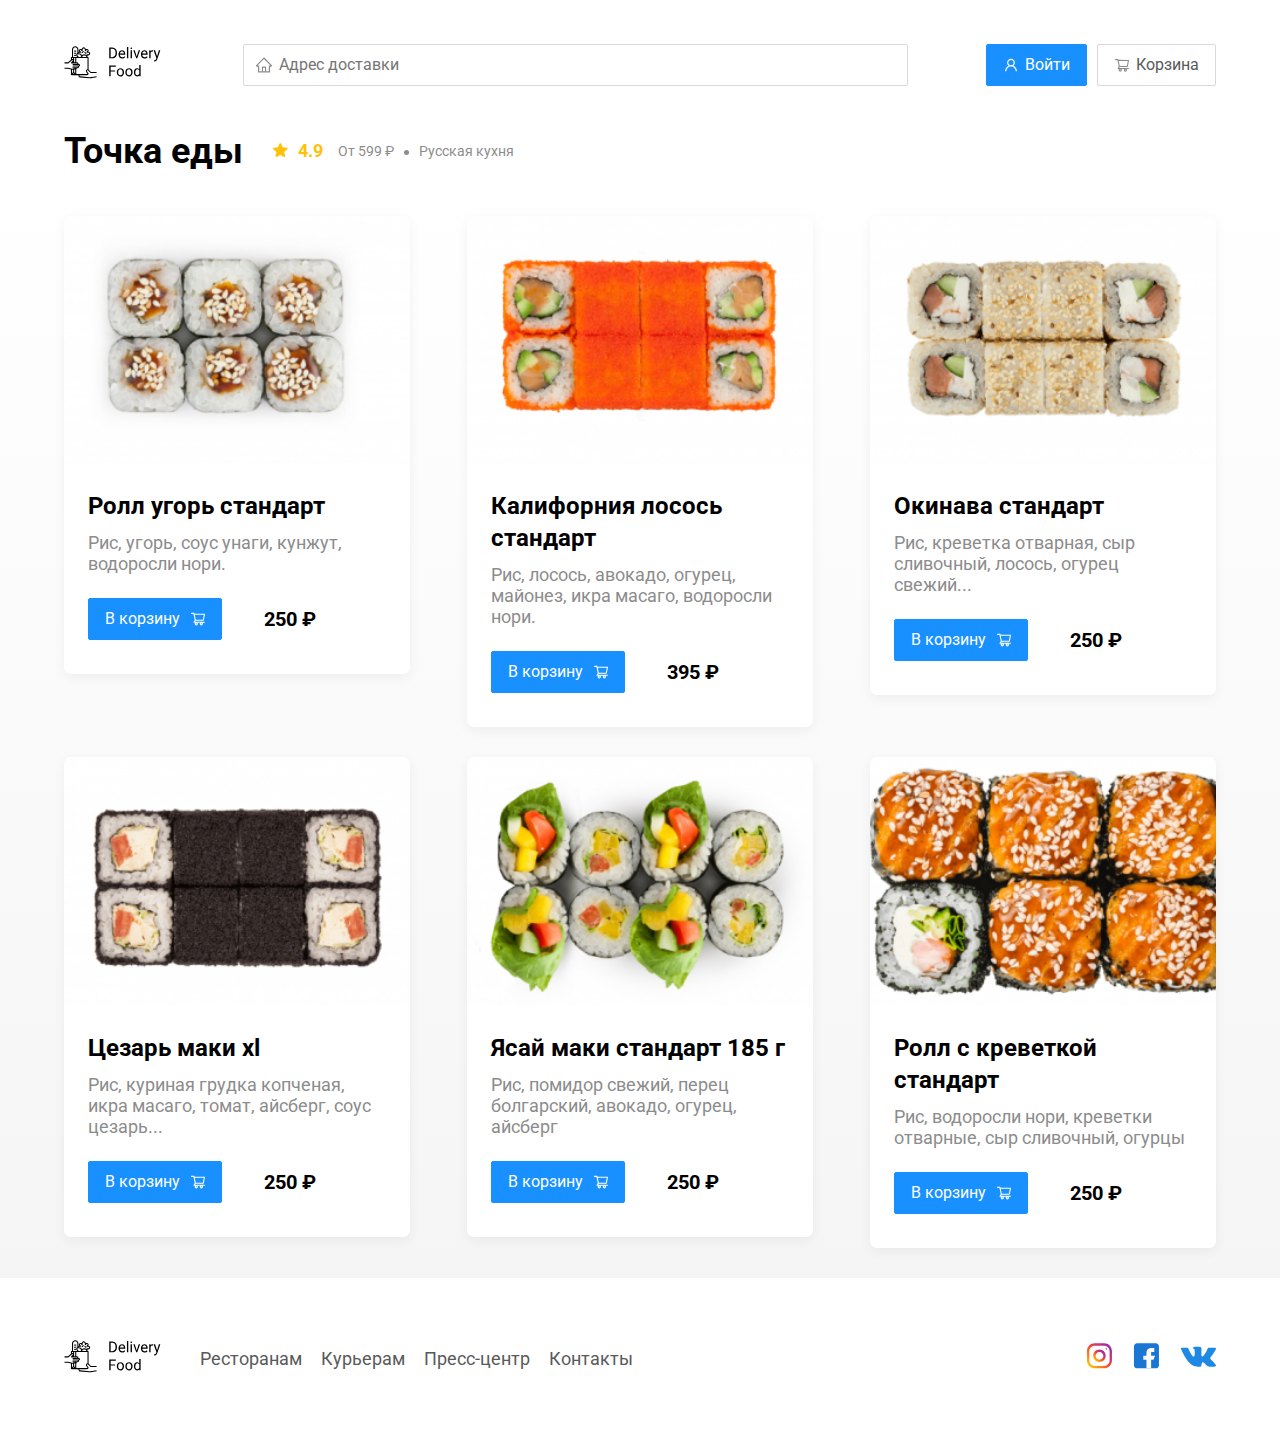
<file: restaurant5.html>
<!DOCTYPE html>
<html lang="en">
  <head>
    <meta charset="UTF-8" />
    <link rel="stylesheet" href="css/style.css" />
    <link rel="stylesheet" href="css/normalize.css" />
    <title>Точка еды - доставка еды на дом</title>
      <link href="https://fonts.googleapis.com/css2?family=Roboto&display=swap" rel="stylesheet">
  </head>
  <body>
    <div class="conteiner">
      <header class="header">
  <a href="index.html"><img src="img/logo.svg" alt="logo" class="logo" /></a>
  <input type="text" class="input input-adress" placeholder = "Адрес доставки">
  <div class="buttons">
    <button class="button button-primary"> <img src="img/icontainer.svg" alt="user" class="button-icon"><span class="button-text">Войти</span></button>
    <button class="button "> <img src="img/container.svg" alt="user" class="button-icon"> <span class="button-text">Корзина</span></button>
      </header>
     
    </div>
    <!-- /conteiner -->
    <main class="main">
      <div class="conteiner">
        <section class="restaurants">
          <div class="section-heading">
            <h2 class="section-title">Точка еды</h2>
          <div class="card-info">
            <div class="reting"><img src="img/rating.svg" alt="rating" class="reting-star">4.9</div>
            <div class="price">От 599 ₽</div>
            <div class="category">Русская кухня</div>
            <!-- card-info -->
          </div>
          </div>
          <div class="cards">
            <div class="card">
              <img src="img/image-rol1.png" alt="image" class="card-image">
              <div class="card-text">
                <div class="card-heading">
                  <h3 class="card-title card-title-reg">Ролл угорь стандарт</h3>
                  
                  <!--/card-heading  -->
                </div>
                <div class="card-info">
                 
                  <div class="ingredients">Рис, угорь, соус унаги, кунжут, водоросли нори.</div>
                  <!-- card-info -->
                  <div class="card-buttons">
                    <button class="button button-primary"><span class="button-card-text">В корзину</span>
                      <img src="img/shopping-card.svg" alt="shoping-card" class="button-card-image">
                    </button>
                    <strong class="card-price-bold">250 ₽
                    </strong>
                    <!-- card-buttons -->
                  </div>
                </div>
                <!-- card text -->
              </div>
              <!--/card  -->
            </div>
            <div class="card">
              <img src="img/image-rol2.png" alt="image" class="card-image">
              <div class="card-text">
                <div class="card-heading">
                  <h3 class="card-title card-title-reg">Калифорния лосось стандарт</h3>
              
                  <!--/card-heading  -->
                </div>
                <div class="card-info">
              
                  <div class="ingredients">Рис, лосось, авокадо, огурец, майонез, икра масаго, водоросли нори.</div>
                  <!-- card-info -->
                  <div class="card-buttons">
                    <button class="button button-primary"><span class="button-card-text">В корзину</span>
                      <img src="img/shopping-card.svg" alt="shoping-card" class="button-card-image">
                    </button>
                    <strong class="card-price-bold">
                      395 ₽
                    </strong>
                    <!-- card-buttons -->
                  </div>
                </div>
                <!-- card text -->
              </div>
              <!--/card  -->
            </div>
            <div class="card">
              <img src="img/image-rol3.png" alt="image" class="card-image">
              <div class="card-text">
                <div class="card-heading">
                  <h3 class="card-title card-title-reg">Окинава стандарт</h3>
                  
                  <!--/card-heading  -->
                </div>
                <div class="card-info">
                 
                  <div class="ingredients">Рис, креветка отварная, сыр сливочный, лосось, огурец свежий...</div>
                  <!-- card-info -->
                  <div class="card-buttons">
                    <button class="button button-primary"><span class="button-card-text">В корзину</span>
                      <img src="img/shopping-card.svg" alt="shoping-card" class="button-card-image">
                    </button>
                    <strong class="card-price-bold">250 ₽
                    </strong>
                    <!-- card-buttons -->
                  </div>
                </div>
                <!-- card text -->
              </div>
              <!--/card  -->
            </div>
            <div class="card">
              <img src="img/image-rol4.png" alt="image" class="card-image">
             <div class="card-text">
                <div class="card-heading">
                  <h3 class="card-title card-title-reg">Цезарь маки хl</h3>
                  
                  <!--/card-heading  -->
                </div>
                <div class="card-info">
                 
                  <div class="ingredients">Рис, куриная грудка копченая, икра масаго, томат, айсберг, соус цезарь...</div>
                  <!-- card-info -->
                  <div class="card-buttons">
                    <button class="button button-primary"><span class="button-card-text">В корзину</span>
                      <img src="img/shopping-card.svg" alt="shoping-card" class="button-card-image">
                    </button>
                    <strong class="card-price-bold">250 ₽
                    </strong>
                    <!-- card-buttons -->
                  </div>
                </div>
                <!-- card text -->
              </div>
              <!--/card  -->
            </div>
            <div class="card">
              <img src="img/image-rol5.png" alt="image" class="card-image">
             <div class="card-text">
                <div class="card-heading">
                  <h3 class="card-title card-title-reg">Ясай маки стандарт 185 г</h3>
                  
                  <!--/card-heading  -->
                </div>
                <div class="card-info">
                 
                  <div class="ingredients">Рис, помидор свежий, перец болгарский, авокадо, огурец, айсберг</div>
                  <!-- card-info -->
                  <div class="card-buttons">
                    <button class="button button-primary"><span class="button-card-text">В корзину</span>
                      <img src="img/shopping-card.svg" alt="shoping-card" class="button-card-image">
                    </button>
                    <strong class="card-price-bold">
250 ₽
                    </strong>
                    <!-- card-buttons -->
                  </div>
                </div>
                <!-- card text -->
              </div>
              <!--/card  -->
            </div>
            <div class="card">
              <img src="img/image-rol6.png" alt="image" class="card-image">
             <div class="card-text">
                <div class="card-heading">
                  <h3 class="card-title card-title-reg">Ролл с креветкой стандарт</h3>
                  
                  <!--/card-heading  -->
                </div>
                <div class="card-info">
                 
                  <div class="ingredients">Рис, водоросли нори, креветки отварные, сыр сливочный, огурцы</div>
                  <!-- card-info -->
                  <div class="card-buttons">
                    <button class="button button-primary"><span class="button-card-text">В корзину</span>
                      <img src="img/shopping-card.svg" alt="shoping-card" class="button-card-image">
                    </button>
                    <strong class="card-price-bold">250 ₽
                    </strong>
                    <!-- card-buttons -->
                  </div>
                </div>
                <!-- card text -->
              </div>
              <!--/card  -->
            </div>
            <!-- /cards -->
          </div>
        </section>
      </div>
    </main>
    <footer class="footer">
      <div class="conteiner">
        <div class="footer-blok">
          <a href="index.html"><img src="img/logo.svg" alt="footer-logo" class="logo footer-logo"></a>
          <nav class="footer-nav">
            <a href="#" class="footer-link">Ресторанам</a>
            <a href="#" class="footer-link">Курьерам</a>
            <a href="#" class="footer-link">Пресс-центр</a>
            <a href="#" class="footer-link">Контакты</a>
          </nav>
          <div class="socials-links">
           <a href="#" class="socials-link"><img src="img/Group 1.svg" alt="instagram"></a>
           <a href="#" class="socials-link" alt="feicbuk"><img src="img/Group 2.svg"></a>
           <a href="#" class="socials-link"><img src="img/Vector2.svg" alt="bk"></a> 
          </div>
        </div>
      </div>
    </footer> 
  </body>
</html>
</file>
<file: css/style.css>
* {
  box-sizing: border-box;
}
body {
  font-family: "Roboto", sans-serif;
}
.conteiner {
  max-width: 90%;
  margin: auto;
}
.header {
  display: flex;
  align-items: center;
  justify-content: space-between;
  margin-top: 44px;
  margin-bottom: 44px;
}
.input {
  background: #ffffff;
  border: 1px solid #d9d9d9;
  border-radius: 2px;
  font-size: 16px;
  line-height: 24px;
  padding: 8px;
  padding-left: 35px;
  background-repeat: no-repeat;
  background-position: left 11px center;
}
.input-adress {
  flex: 0.8;
  background-image: url(../img/home.svg);
}
.input-search {
  width: 306px;
  background-image: url(../img/search.svg);
  margin-left: auto;
}
.buttons {
  display: flex;
  align-items: center;
}
.button {
  display: flex;
  align-items: center;
  padding: 8px 16px;
  background: #ffffff;
  border: 1px solid #d9d9d9;
  box-sizing: border-box;
  box-shadow: 0px 0px 2px rgba(0, 0, 0, 0.0015);
  border-radius: 2px;
  color: #595959;
  font-size: 16px;
  line-height: 24px;
}
.button-primary {
  background: #1890ff;
  border: 1px solid #1890ff;
  color: #fff;
  margin-right: 10px;
}
.button-icon {
  margin-right: 6px;
}
.button-card-text {
  margin-right: 10px;
}
.promo {
  box-shadow: 0px 7px 12px rgba(158, 158, 163, 0.1);
  background: #fff1b8 url(../img/promo-image.jpeg) no-repeat top -100px right -247px /
    924px;
  border-radius: 10px;
  padding: 68px 70px;
  margin-bottom: 56px;
}
.promo-title {
  font-family: Roboto;
  font-style: normal;
  font-weight: bold;
  font-size: 39px;
  line-height: 46px;
  color: #302c34;
}
.promo-text {
  font-family: Roboto;
  font-style: normal;
  font-weight: normal;
  font-size: 24px;
  line-height: 28px;
  color: #302c34;
  max-width: 538px;
}
.section-heading {
  display: flex;
  align-items: center;
  margin-bottom: 44px;
}
.section-title {
  font-family: Roboto;
  font-style: normal;
  font-weight: bold;
  font-size: 36px;
  line-height: 42px;
  margin: 0;
  color: #000000;
  margin-right: 30px;
}
/* .cards {
  display: grid;
  grid-template-columns: auto auto auto;
} */
.cards {
  display: flex;
  flex-wrap: wrap;
  align-items: flex-start;
  justify-content: space-between;
}
.card {
  background: #ffffff;
  box-shadow: 0px 4px 12px rgba(0, 0, 0, 0.05);
  border-radius: 7px;
  overflow: hidden;
  margin-bottom: 30px;
  flex-basis: 30%;
  text-decoration: none;
}
.card-image {
  width: 100%;
  height: 250px;
  object-fit: cover;
}
.card-text {
  padding: 20px 24px 34px 24px;
}
.card-heading {
  display: flex;
  align-items: center;
  justify-content: space-between;
}
.card-title {
  margin: 0;
  font-family: Roboto;
  font-style: normal;
  font-weight: bold;
  font-size: 24px;
  line-height: 32px;
  color: #000000;
}
.card-title-reg {
  font-weight: 400px;
  font-size: 24px;
  line-height: 32px;
}
.card-tag {
  font-style: normal;
  font-weight: normal;
  font-size: 12px;
  line-height: 20px;
  color: #ffffff;
  background: #262626;
  border-radius: 2px;
  padding: 1px 8px;
}
.card-info {
  display: flex;
  flex-wrap: wrap;
  align-items: center;
}
.card-buttons {
  display: flex;
  align-items: center;
  margin-top: 24px;
}
.card-price-bold {
  margin-left: 32px;
  font-weight: bold;
  font-size: 20px;
  line-height: 32px;
  color: #000000;
}
.reting {
  margin-right: 26px;
  color: #ffc107;
  font-weight: bold;
  font-size: 18px;
  line-height: 32px;
}
.price,
.category {
  line-height: 32px;
  color: #8c8c8c;
}
.price {
  margin-right: 10px;
}
.ingredients {
  color: #8c8c8c;
  font-size: 18px;
  line-height: 21px;
  margin-top: 10px;
}
.category {
  text-overflow: ellipsis;
  overflow: hidden;
  white-space: nowrap;
  max-width: 150px;
}
.price:after {
  content: "";
  width: 5px;
  height: 5px;
  background-color: #8c8c8c;
  display: inline-block;
  vertical-align: middle;
  border-radius: 50%;
  margin-left: 10px;
}
.reting-star {
  margin-right: 10px;
}
.main {
  background: linear-gradient(
    180deg,
    rgba(245, 245, 245, 0) 1.04%,
    #f5f5f5 100%
  );
}
.footer {
  padding: 60px 0;
}
.footer-blok {
  display: flex;
  align-items: center;
  justify-content: space-between;
}
.footer-link {
  display: inline-block;
  color: #595959;
  font-style: normal;
  font-weight: normal;
  font-size: 18px;
  line-height: 21px;
  text-decoration: none;
}
.footer-link:not(:last-child) {
  margin-right: 15px;
}
.footer-nav {
  margin-left: 35px;
  margin-right: auto;
}
.socials-links {
  display: flex;
  align-items: center;
}
.socials-link:not(:last-child) {
  margin-right: 21px;
}
.modal {
  display: none;
  position: fixed;
  left: 0;
  top: 0;
  width: 100%;
  height: 100%;
  background: rgba(0, 0, 0, 0.4);
}
.is-open {
  display: flex;
}
.modal-dialog {
  margin: auto;
  max-width: 780px;
  width: 95%;
  background: #ffffff;
  border-radius: 5px;
  padding: 40px 45px;
}
.modal-header {
  display: flex;
  align-items: center;
  justify-content: space-between;
  margin-bottom: 45px;
}
.modal-body {
  margin-bottom: 59px;
}
.modal-title {
  margin: 0;
  font-weight: bold;
  font-size: 36px;
  line-height: 42px;
  color: #000000;
}
.close {
  font-size: 36px;
  border: none;
  background-color: transparent;
}
.food-row {
  display: flex;
  align-items: flex-start;
  justify-content: space-between;
  padding-bottom: 10px;
  border-bottom: 1px solid #d9d9d9;
  margin-bottom: 15px;
}
.food-name {
  font-size: 18px;
  line-height: 32px;
}
.food-price {
  margin-left: auto;
  margin-right: 47px;
  font-weight: bold;
  font-size: 20px;
  line-height: 32px;
}
.food-counter {
  display: flex;
  align-items: center;
}
.counter-button {
  display: flex;
  align-items: center;
  justify-content: center;
  width: 39px;
  height: 32px;
  background: #ffffff;
  border: 1px solid #40a9ff;
  box-sizing: border-box;
  border-radius: 2px;
  font-weight: normal;
  font-size: 14px;
  line-height: 22px;
  color: #40a9ff;
}
.counter {
  font-weight: normal;
  font-size: 16px;
  line-height: 24px;
  margin: 0 13px;
}
.modal-footer {
  display: flex;
  align-items: center;
  justify-content: space-between;
}
.footer-buttons {
  display: flex;
  align-items: center;
}
.pricetag {
  background: #262626;
  border-radius: 5px;
  color: #fff;
  padding: 15px 20px;
}
@media (max-width: 1366px) {
  .container {
    max-width: 960px;
  }
  .promo {
    background-size: 750px;
    background-position: center right - 300px;
  }
  .reting {
    margin-right: 15px;
  }
  .category,
  .price {
    font-size: 14px;
  }
}
@media (max-width: 992px) {
  .container {
    max-width: 750px;
  }
  .promo {
    padding: 50px;
    background-size: 500px;
    background-position: center right -200px;
  }
  .promo-text {
    font-size: 16px;
    max-width: 400px;
  }
  .card {
    flex-basis: 49%;
  }
}
@media (max-width: 768px) {
  .container {
    max-width: 560px;
  }
  .card-info {
    flex-wrap: wrap;
  }
  .rating {
    flex-basis: 100%;
  }
  .card-title {
    font-size: 18px;
  }
  .promo-title {
    font-size: 24px;
    line-height: 1.4;
  }
  .promo-text {
    margin-top: 0;
  }
  .promo {
    background-size: 400px;
    background-position: bottom 50px right -200px;
  }
}
@media (max-width: 578px) {
  .container {
    max-width: 90%;
  }
  .header {
    flex-wrap: wrap;
  }
  .input-adress {
    flex: 1;
    margin-top: 15px;
    order: 5;
  }
  .promo {
    background-image: none;
  }
  .promo-title {
    margin-bottom: 10px;
  }
  .section-title {
    font-size: 20px;
  }
  .card {
    flex-basis: 100%;
  }
  .card-image {
    width: 100%;
  }
  .footer {
    padding: 30px 0;
  }
  .footer-blok {
    align-items: flex-start;
  }
  .footer-nav {
    display: flex;
    flex-direction: column;
    margin-left: 0;
    margin-right: 0;
    order: 0;
  }
  .footer-logo {
    margin-right: 15px;
    order: 1;
  }
  .socials-links {
    order: 2;
  }
}
@media (max-width: 480px) {
  .button {
    min-height: 40px;
  }
  .button-icon {
    margin-right: 0;
  }
  .button-text {
    display: none;
  }
  .promo {
    padding: 20px;
  }
  .section-heading {
    flex-wrap: wrap;
  }
  .footer-blok {
    flex-wrap: wrap;
    flex-direction: column;
    align-items: center;
  }
  .footer-logo {
    order: 0;
    margin-bottom: 20px;
  }
  .footer-nav {
    margin-bottom: 20px;
    text-align: center;
  }
  .footer-link:not(:last-child) {
    margin-right: 0;
  }
}
</file>
